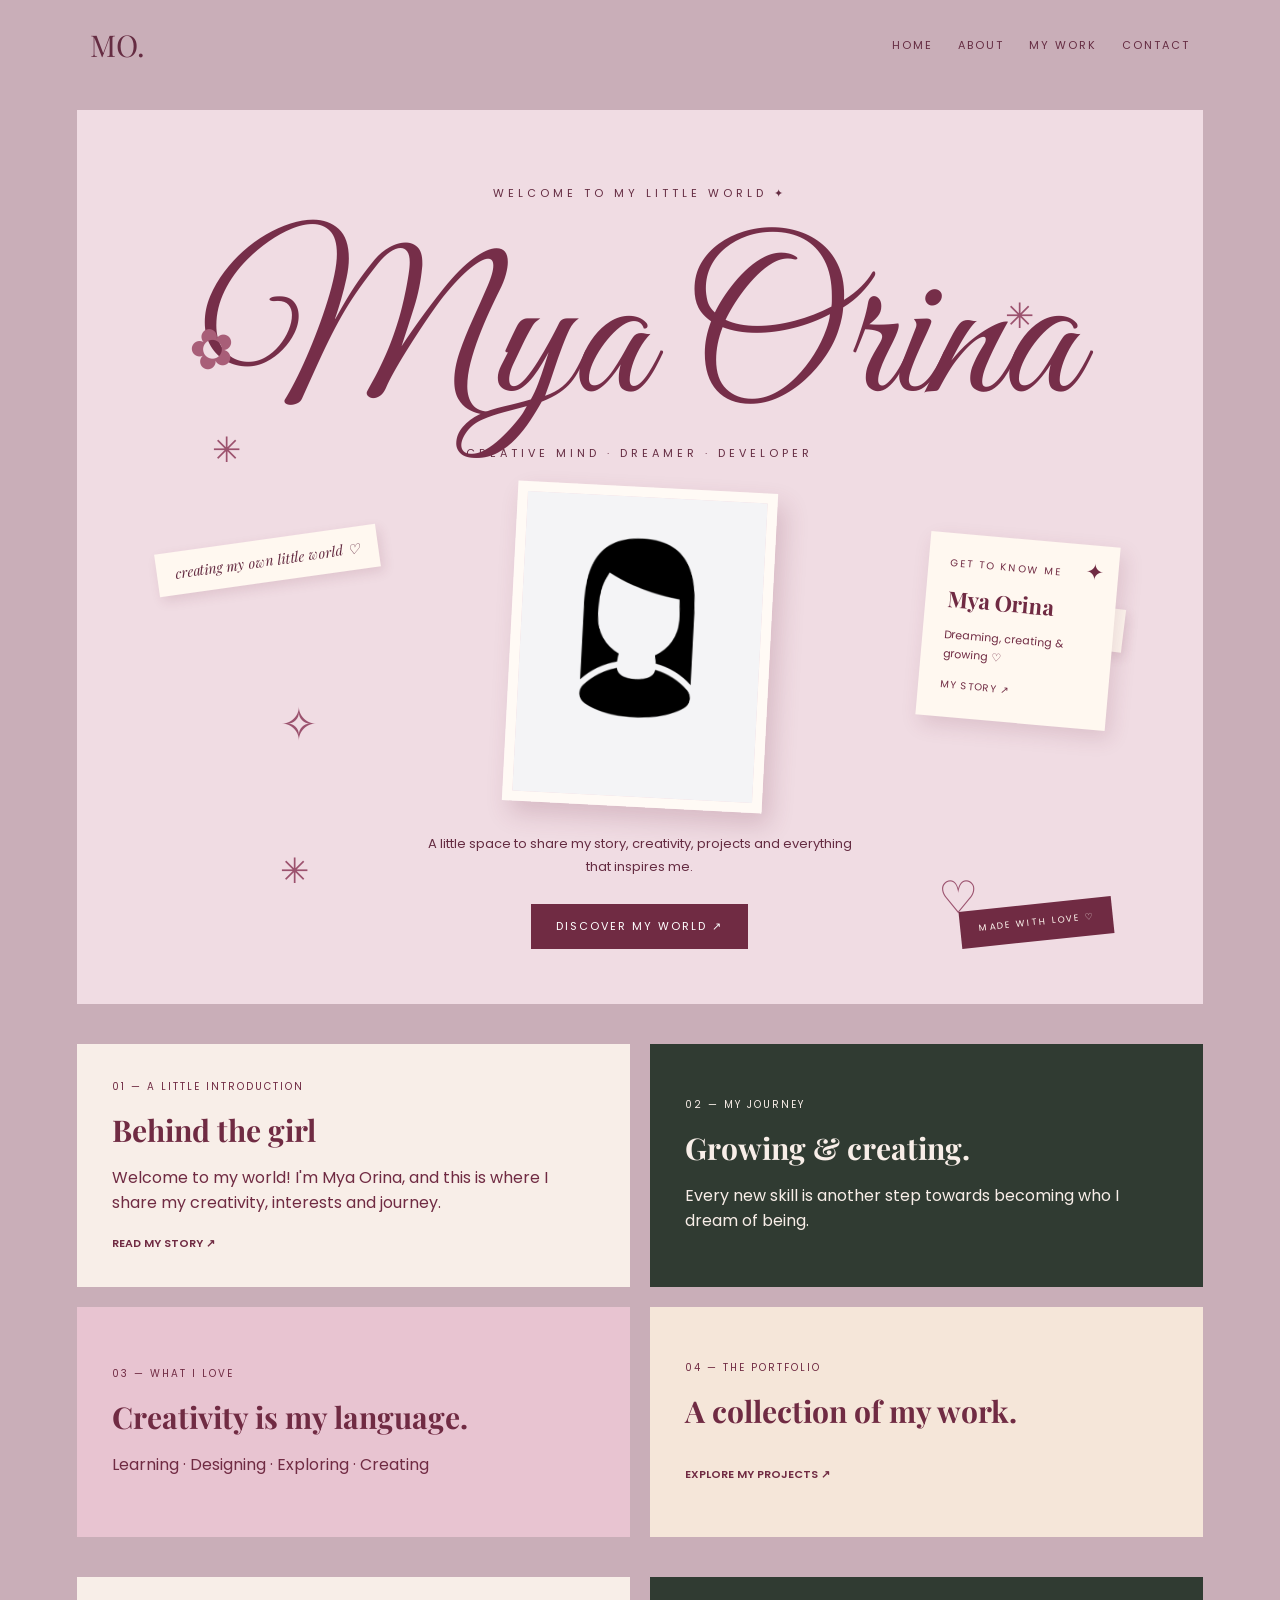
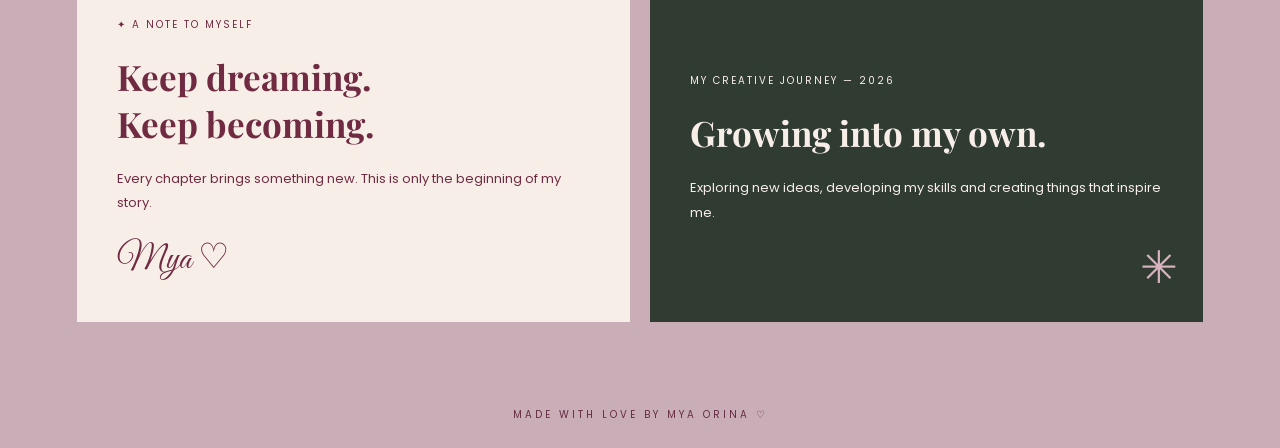
<file: index.html>
<!DOCTYPE html>
<html lang="en">
<head>
    <meta charset="UTF-8">
    <meta name="viewport" content="width=device-width, initial-scale=1.0">
    <title>Mya Orina | My Creative World</title>
    <link rel="stylesheet" href="css/style.css">
</head>
<body>

    <header class="navbar">
        <a href="index.html" class="logo">MO.</a>

        <nav>
            <a href="index.html">HOME</a>
            <a href="about.html">ABOUT</a>
            <a href="projects.html">MY WORK</a>
            <a href="contact.html">CONTACT</a>
        </nav>
    </header>

    <main>
        <section class="hero">

            <p class="intro">WELCOME TO MY LITTLE WORLD ✦</p>

            <h1 class="signature">Mya Orina</h1>

            <p class="tagline">
                CREATIVE MIND · DREAMER · DEVELOPER
            </p>

            <div class="hero-image">
                <img src="images/profile.png.png" alt="Portrait of Mya Orina">
            </div>
            
<div class="profile-sticker">
    <span class="sticker-star">✦</span>
    <p class="small-heading">GET TO KNOW ME</p>
    <h3>Mya Orina</h3>
    <p>Dreaming, creating & growing ♡</p>
    <a href="about.html">MY STORY ↗</a>
</div>

            <p class="hero-description">
                A little space to share my story, creativity,
                projects and everything that inspires me.
            </p>

            <a href="about.html" class="discover-btn">
                DISCOVER MY WORLD ↗
            </a>

            <span class="star star-one">✳</span>
            <span class="star star-two">✧</span>
            <span class="star star-three">✳</span>
            <div class="decor-note note-left">
    creating my own little world ♡
</div>

<div class="decor-note note-right">
    DREAM BIG ✦
</div>

<div class="decor-star">✳</div>
<div class="decor-heart">♡</div>


<div class="scrapbook-sticker sticker-flower">
    ✿
</div>

<div class="scrapbook-sticker sticker-label">
    MADE WITH LOVE ♡
</div>

<div class="scrapbook-sticker sticker-sparkle">
    ✧
</div>

        </section>

        
<section class="editorial-grid">

    <div class="story-card">
        <p class="small-heading">01 — A LITTLE INTRODUCTION</p>
        <h2>Behind the girl</h2>
        <p>
            Welcome to my world! I'm Mya Orina,
            and this is where I share my creativity,
            interests and journey.
        </p>
        <a href="about.html">READ MY STORY ↗</a>
    </div>

    <div class="journey-card">
        <p class="small-heading">02 — MY JOURNEY</p>
        <h2>Growing & creating.</h2>
        <p>
            Every new skill is another step
            towards becoming who I dream of being.
        </p>
    </div>

    <div class="values-card">
        <p class="small-heading">03 — WHAT I LOVE</p>
        <h2>Creativity is my language.</h2>
        <p>Learning · Designing · Exploring · Creating</p>
    </div>

    <div class="work-card">
        <p class="small-heading">04 — THE PORTFOLIO</p>
        <h2>A collection of my work.</h2>
        <a href="projects.html">EXPLORE MY PROJECTS ↗</a>
    </div>

</section>

<section class="magazine-panels">

    <div class="magazine-cream">
        <p class="small-heading">✦ A NOTE TO MYSELF</p>
        <h2>Keep dreaming.<br>Keep becoming.</h2>
        <p>
            Every chapter brings something new.
            This is only the beginning of my story.
        </p>
        <span class="panel-signature">Mya ♡</span>
    </div>

    <div class="magazine-green">
        <p class="small-heading">MY CREATIVE JOURNEY — 2026</p>
        <h2>Growing into my own.</h2>
        <p>
            Exploring new ideas, developing my skills
            and creating things that inspire me.
        </p>
        <span class="journey-star">✳</span>
    </div>

</section>

    </main>

    <footer>
        <p>MADE WITH LOVE BY MYA ORINA ♡</p>
    </footer>

</body>
</html>
</file>
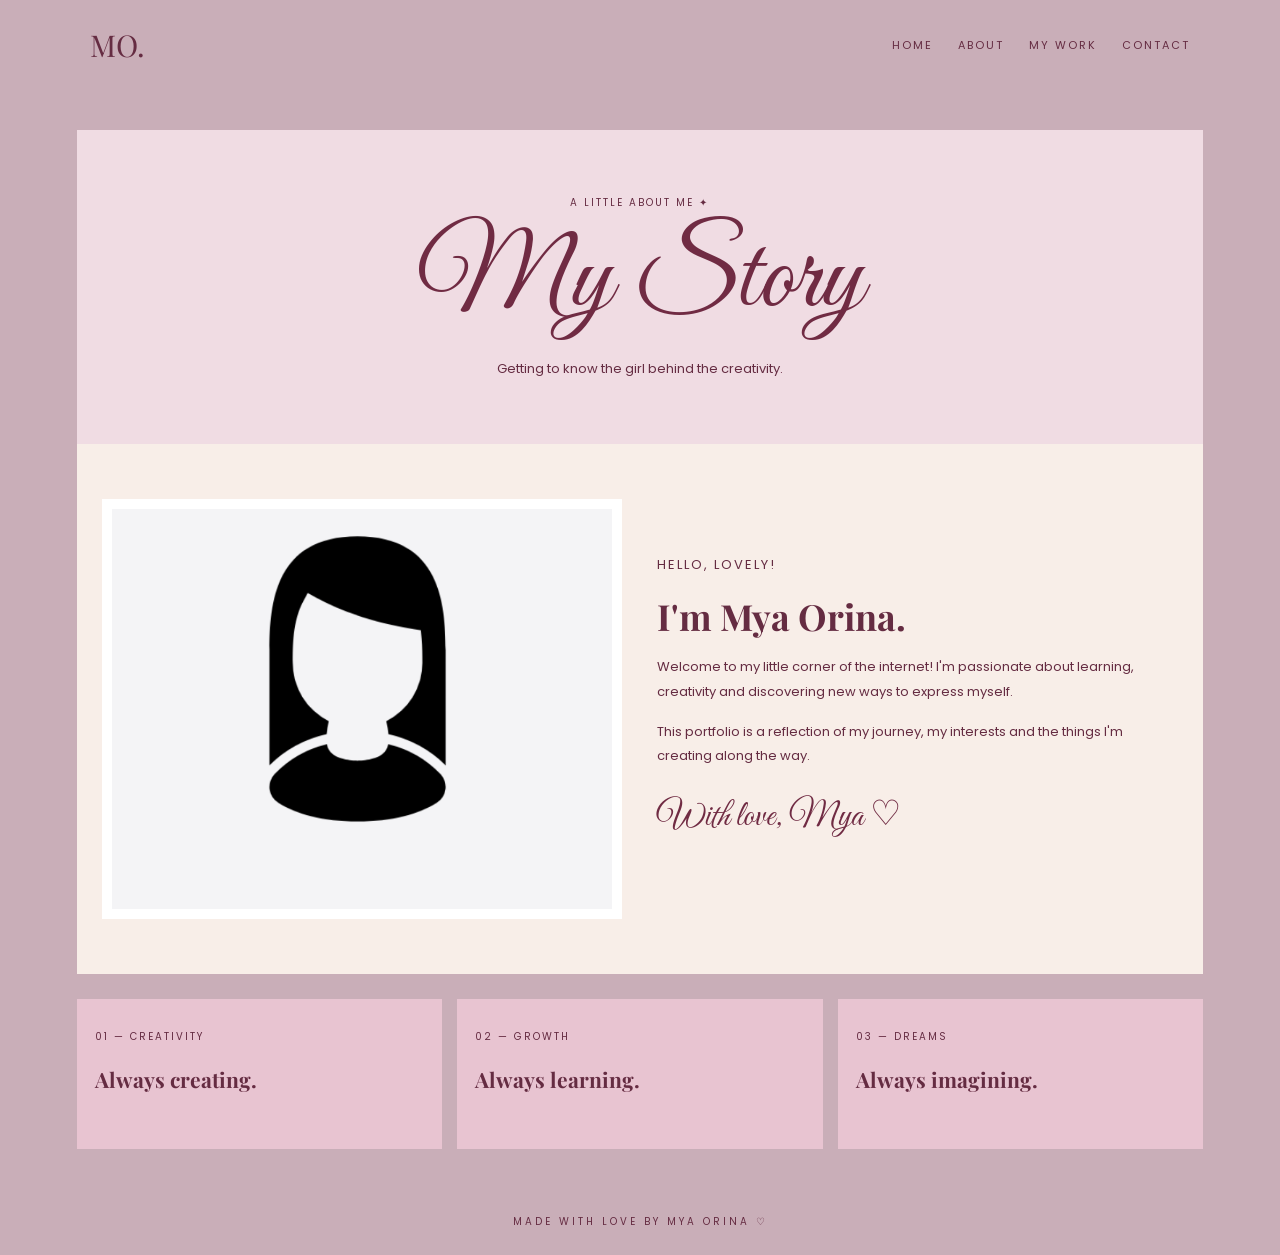
<file: about.html>
<!DOCTYPE html>
<html lang="en">
<head>
    <meta charset="UTF-8">
    <meta name="viewport" content="width=device-width, initial-scale=1.0">
    <title>About Mya | My Story</title>
    <link rel="stylesheet" href="css/style.css">
</head>
<body>

<header class="navbar">
    <a href="index.html" class="logo">MO.</a>
    <nav>
        <a href="index.html">HOME</a>
        <a href="about.html">ABOUT</a>
        <a href="projects.html">MY WORK</a>
        <a href="contact.html">CONTACT</a>
    </nav>
</header>

<main class="about-page">

    <section class="about-heading">
        <p class="small-heading">A LITTLE ABOUT ME ✦</p>
        <h1>My Story</h1>
        <p>Getting to know the girl behind the creativity.</p>
    </section>

    <section class="about-layout">

        <div class="about-photo">
    <img src="images/profile.png.png" alt="Mya Orina">
</div>

        <div class="about-text">
            <p class="small-heading">HELLO, LOVELY!</p>
            <h2>I'm Mya Orina.</h2>
            <p>
                Welcome to my little corner of the internet!
                I'm passionate about learning, creativity
                and discovering new ways to express myself.
            </p>
            <p>
                This portfolio is a reflection of my journey,
                my interests and the things I'm creating
                along the way.
            </p>
            <p class="handwritten">With love, Mya ♡</p>
        </div>

    </section>

    <section class="about-values">
        <div>
            <p class="small-heading">01 — CREATIVITY</p>
            <h2>Always creating.</h2>
        </div>
        <div>
            <p class="small-heading">02 — GROWTH</p>
            <h2>Always learning.</h2>
        </div>
        <div>
            <p class="small-heading">03 — DREAMS</p>
            <h2>Always imagining.</h2>
        </div>
    </section>

</main>

<footer>
    <p>MADE WITH LOVE BY MYA ORINA ♡</p>
</footer>

</body>
</html>
</file>
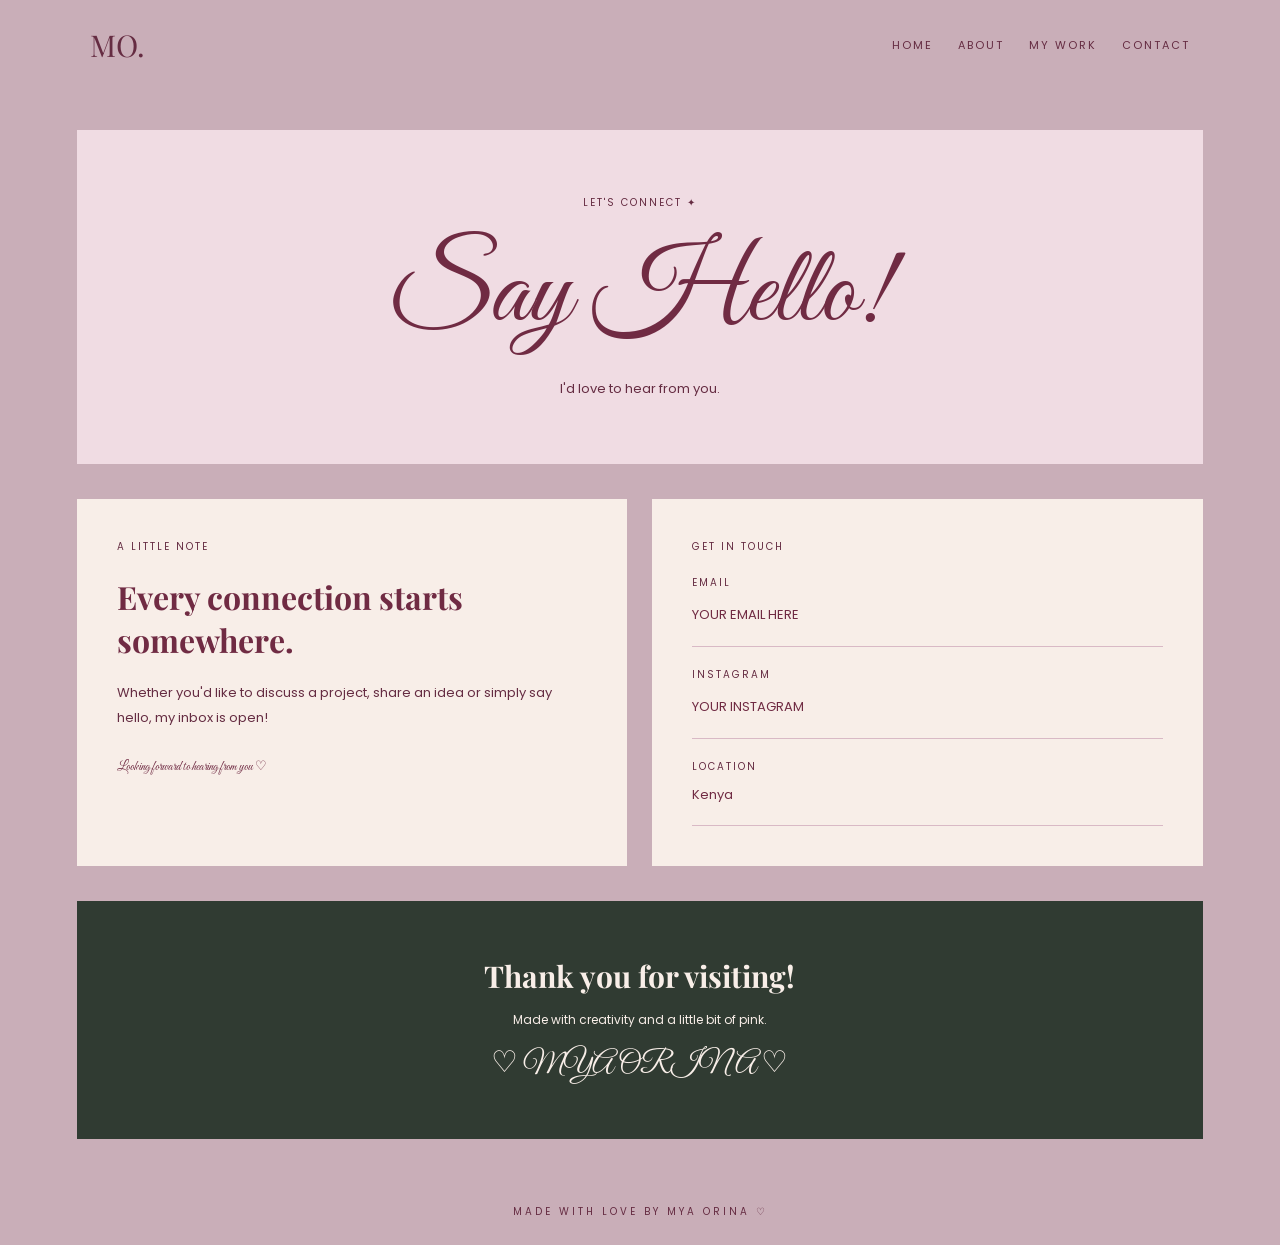
<file: contact.html>
<!DOCTYPE html>
<html lang="en">
<head>
    <meta charset="UTF-8">
    <meta name="viewport" content="width=device-width, initial-scale=1.0">
    <title>Contact | Mya Orina</title>
    <link rel="stylesheet" href="css/style.css">
</head>
<body>

<header class="navbar">
    <a href="index.html" class="logo">MO.</a>
    <nav>
        <a href="index.html">HOME</a>
        <a href="about.html">ABOUT</a>
        <a href="projects.html">MY WORK</a>
        <a href="contact.html">CONTACT</a>
    </nav>
</header>

<main class="contact-page">

    <section class="contact-heading">
        <p class="small-heading">LET'S CONNECT ✦</p>
        <h1>Say Hello!</h1>
        <p>I'd love to hear from you.</p>
    </section>

    <section class="contact-content">

        <div class="contact-message">
            <p class="small-heading">A LITTLE NOTE</p>
            <h2>Every connection starts somewhere.</h2>
            <p>
                Whether you'd like to discuss a project,
                share an idea or simply say hello,
                my inbox is open!
            </p>
            <p class="handwritten">Looking forward to hearing from you ♡</p>
        </div>

        <div class="contact-details">
            <p class="small-heading">GET IN TOUCH</p>

            <div class="contact-item">
                <span>EMAIL</span>
                <a href="mailto:YOUR_EMAIL@example.com">
                    YOUR EMAIL HERE
                </a>
            </div>

            <div class="contact-item">
                <span>INSTAGRAM</span>
                <a href="#">YOUR INSTAGRAM</a>
            </div>

            <div class="contact-item">
                <span>LOCATION</span>
                <p>Kenya</p>
            </div>
        </div>

    </section>

    <section class="contact-bottom">
        <h2>Thank you for visiting!</h2>
        <p>Made with creativity and a little bit of pink.</p>
        <span>♡ MYA ORINA ♡</span>
    </section>

</main>

<footer>
    <p>MADE WITH LOVE BY MYA ORINA ♡</p>
</footer>

</body>
</html>
</file>
<file: css/style.css>
@import url('https://fonts.googleapis.com/css2?family=Great+Vibes&family=Playfair+Display:wght@400;500;600&family=Poppins:wght@300;400;500;600&display=swap');

* {
    margin: 0;
    padding: 0;
    box-sizing: border-box;
}

body {
    background: #c9aeb8;
    font-family: 'Poppins', sans-serif;
    color: #652c42;
}

.navbar {
    display: flex;
    justify-content: space-between;
    align-items: center;
    padding: 25px 7%;
}

.logo {
    font-family: 'Playfair Display', serif;
    font-size: 30px;
    color: #652c42;
    text-decoration: none;
}

nav {
    display: flex;
    gap: 25px;
}

nav a {
    text-decoration: none;
    color: #652c42;
    font-size: 11px;
    letter-spacing: 2px;
}

.hero {
    position: relative;
    margin: 20px auto;
    width: 88%;
    min-height: 650px;
    background: #f0dce3;
    text-align: center;
    padding: 55px 20px;
    overflow: hidden;
}

.intro {
    letter-spacing: 4px;
    font-size: 11px;
    margin-bottom: 5px;
}

.signature {
    font-family: 'Great Vibes', cursive;
    font-size: clamp(90px, 15vw, 180px);
    font-weight: 400;
    color: #762e49;
    line-height: 1.3;
}

.tagline {
    font-size: 11px;
    letter-spacing: 4px;
    margin-bottom: 25px;
}

.hero-image {
    width: 220px;
    height: 260px;
    margin: auto;
    overflow: hidden;
    border: 8px solid #fff8f2;
    box-shadow: 0 10px 30px #652c4220;
}

.hero-image img {
    width: 100%;
    height: 100%;
    object-fit: cover;
}

.hero-description {
    max-width: 450px;
    margin: 25px auto;
    line-height: 1.8;
    font-size: 13px;
}

.discover-btn {
    display: inline-block;
    background: #702b43;
    color: white;
    padding: 14px 25px;
    text-decoration: none;
    font-size: 11px;
    letter-spacing: 2px;
    transition: 0.3s;
}

.discover-btn:hover {
    background: #a75d77;
    transform: translateY(-4px);
}

.star {
    position: absolute;
    font-size: 35px;
    color: #9c526e;
}

.star-one {
    top: 35%;
    left: 12%;
}

.star-two {
    top: 55%;
    right: 12%;
}

.star-three {
    bottom: 12%;
    left: 18%;
}

footer {
    text-align: center;
    padding: 25px;
    font-size: 10px;
    letter-spacing: 3px;
}

@media (max-width: 600px) {
    .navbar {
        flex-direction: column;
        gap: 20px;
    }

    nav {
        gap: 12px;
        flex-wrap: wrap;
        justify-content: center;
    }

    .hero {
        width: 94%;
        padding: 40px 15px;
    }

    .hero-image {
        width: 180px;
        height: 220px;
    }
}

/* EDITORIAL MAGAZINE GRID */

.editorial-grid {
    width: 88%;
    margin: 40px auto;
    display: grid;
    grid-template-columns: repeat(2, 1fr);
    gap: 20px;
}

.editorial-grid > div {
    min-height: 230px;
    padding: 35px;
    display: flex;
    flex-direction: column;
    justify-content: center;
    transition: transform 0.3s ease;
}

.editorial-grid > div:hover {
    transform: translateY(-7px);
}

.story-card {
    background: #f8eee8;
    color: #702b43;
}

.journey-card {
    background: #303b32;
    color: #f8eee8;
}

.values-card {
    background: #e8c4d1;
    color: #702b43;
}

.work-card {
    background: #f5e6d9;
    color: #702b43;
}

.editorial-grid h2 {
    font-family: 'Playfair Display', serif;
    font-size: 30px;
    margin: 15px 0;
}

.small-heading {
    font-size: 10px;
    letter-spacing: 2px;
}

.editorial-grid a {
    color: inherit;
    font-size: 11px;
    margin-top: 20px;
    text-decoration: none;
    font-weight: 600;
}

@media (max-width: 600px) {
    .editorial-grid {
        grid-template-columns: 1fr;
    }
}
/* SCRAPBOOK DECORATIONS */

.hero {
    isolation: isolate;
}

.decor-note {
    position: absolute;
    background: #fff8f0;
    padding: 12px 18px;
    font-family: 'Playfair Display', serif;
    font-style: italic;
    font-size: 14px;
    box-shadow: 3px 5px 12px #702b4320;
    z-index: 2;
}

.note-left {
    top: 48%;
    left: 7%;
    transform: rotate(-8deg);
}

.note-right {
    top: 55%;
    right: 7%;
    transform: rotate(7deg);
}

.decor-star,
.decor-heart {
    position: absolute;
    color: #9b526e;
    font-size: 35px;
}

.decor-star {
    top: 20%;
    right: 15%;
}

.decor-heart {
    bottom: 8%;
    right: 20%;
    font-size: 45px;
}

@media (max-width: 600px) {
    .decor-note {
        font-size: 10px;
        padding: 8px;
    }

    .note-left {
        left: 2%;
        top: 65%;
    }

    .note-right {
        right: 2%;
        top: 72%;
    }
}

/* ABOUT PAGE */

.about-page {
    width: 88%;
    margin: 40px auto;
}

.about-heading {
    background: #f0dce3;
    text-align: center;
    padding: 65px 20px;
}

.about-heading h1 {
    font-family: 'Great Vibes', cursive;
    font-size: clamp(65px, 10vw, 110px);
    font-weight: 400;
    color: #702b43;
}

.about-heading > p:last-child {
    font-size: 13px;
    margin-top: 10px;
}

.about-layout {
    display: grid;
    grid-template-columns: 1fr 1fr;
    gap: 35px;
    align-items: center;
    padding: 55px 25px;
    background: #f8eee8;
}

.about-photo {
    height: 420px;
    overflow: hidden;
    border: 10px solid white;
}

.about-photo img {
    width: 100%;
    height: 100%;
    object-fit: cover;
}

.about-text h2 {
    font-family: 'Playfair Display', serif;
    font-size: 36px;
    margin: 15px 0;
}

.about-text p {
    line-height: 1.9;
    font-size: 13px;
    margin-bottom: 15px;
}

.about-text .handwritten {
    font-family: 'Great Vibes', cursive;
    font-size: 35px;
    color: #702b43;
}

.about-values {
    display: grid;
    grid-template-columns: repeat(3, 1fr);
    gap: 15px;
    margin-top: 25px;
}

.about-values div {
    background: #e8c4d1;
    padding: 30px 18px;
    min-height: 150px;
}

.about-values h2 {
    font-family: 'Playfair Display', serif;
    font-size: 21px;
    margin-top: 20px;
}

@media (max-width: 650px) {
    .about-layout {
        grid-template-columns: 1fr;
    }

    .about-photo {
        height: 350px;
    }

    .about-values {
        grid-template-columns: 1fr;
    }
}

/* PROJECTS PAGE */

.projects-page {
    width: 88%;
    margin: 40px auto;
}

.projects-heading {
    background: #f0dce3;
    padding: 65px 20px;
    text-align: center;
}

.projects-heading h1 {
    font-family: 'Great Vibes', cursive;
    font-size: clamp(60px, 9vw, 105px);
    font-weight: 400;
    color: #702b43;
    margin: 15px 0;
}

.projects-heading p:last-child {
    font-size: 13px;
}

.project-grid {
    display: grid;
    grid-template-columns: repeat(3, 1fr);
    gap: 22px;
    padding: 35px 0;
}

.project-card {
    background: #f8eee8;
    padding: 15px;
    transition: transform 0.3s ease;
}

.project-card:hover {
    transform: translateY(-8px);
}

.project-image {
    height: 230px;
    position: relative;
    display: flex;
    justify-content: flex-end;
    align-items: flex-start;
    padding: 15px;
}

.project-image span {
    font-family: 'Playfair Display', serif;
    font-size: 35px;
    color: #702b43;
}

.project-one {
    background: #dfb9c8;
}

.project-two {
    background: #d6c6b6;
}

.project-three {
    background: #c3c9b9;
}

.project-card .small-heading {
    margin-top: 20px;
}

.project-card h2 {
    font-family: 'Playfair Display', serif;
    font-size: 23px;
    margin: 12px 0;
    color: #702b43;
}

.project-card > p:not(.small-heading) {
    font-size: 12px;
    line-height: 1.8;
}

.project-card a {
    display: inline-block;
    margin-top: 20px;
    color: #702b43;
    font-size: 10px;
    letter-spacing: 1px;
    text-decoration: none;
    font-weight: 600;
}

@media (max-width: 750px) {
    .project-grid {
        grid-template-columns: repeat(2, 1fr);
    }
}

@media (max-width: 500px) {
    .project-grid {
        grid-template-columns: 1fr;
    }
}


/* CONTACT PAGE */

.contact-page {
    width: 88%;
    margin: 40px auto;
}

.contact-heading {
    background: #f0dce3;
    text-align: center;
    padding: 65px 20px;
}

.contact-heading h1 {
    font-family: 'Great Vibes', cursive;
    font-size: clamp(65px, 10vw, 110px);
    font-weight: 400;
    color: #702b43;
    margin: 15px 0;
}

.contact-heading p:last-child {
    font-size: 13px;
}

.contact-content {
    display: grid;
    grid-template-columns: 1fr 1fr;
    gap: 25px;
    padding: 35px 0;
}

.contact-message,
.contact-details {
    padding: 40px;
    background: #f8eee8;
}

.contact-message h2 {
    font-family: 'Playfair Display', serif;
    font-size: 32px;
    margin: 20px 0;
    color: #702b43;
}

.contact-message > p:not(.small-heading) {
    font-size: 13px;
    line-height: 1.9;
}

.contact-message .handwritten {
    font-family: 'Great Vibes', cursive;
    font-size: 28px;
    margin-top: 25px;
    color: #702b43;
}

.contact-item {
    border-bottom: 1px solid #d9b9c5;
    padding: 20px 0;
}

.contact-item span {
    display: block;
    font-size: 10px;
    letter-spacing: 2px;
    margin-bottom: 10px;
}

.contact-item a,
.contact-item p {
    color: #702b43;
    font-size: 13px;
    text-decoration: none;
}

.contact-bottom {
    background: #303b32;
    color: #f8eee8;
    text-align: center;
    padding: 55px 20px;
}

.contact-bottom h2 {
    font-family: 'Playfair Display', serif;
    font-size: 30px;
}

.contact-bottom p {
    font-size: 12px;
    margin: 15px 0;
}

.contact-bottom span {
    font-family: 'Great Vibes', cursive;
    font-size: 30px;
}

@media (max-width: 650px) {
    .contact-content {
        grid-template-columns: 1fr;
    }

    .contact-message,
    .contact-details {
        padding: 25px;
    }
}



/* EDITORIAL HERO MAKEOVER */

.hero {
    min-height: 780px;
    padding-top: 75px;
}

.signature {
    position: relative;
    z-index: 2;
    font-size: clamp(100px, 17vw, 210px);
    white-space: nowrap;
    margin-bottom: -35px;
}

.hero-image {
    position: relative;
    z-index: 3;
    width: 260px;
    height: 320px;
    transform: rotate(3deg);
    border: 10px solid #fffaf5;
    box-shadow: 8px 12px 25px #702b4330;
}

.hero-description {
    position: relative;
    z-index: 4;
}

.decor-note {
    z-index: 5;
}

.star {
    z-index: 4;
}

/* SMALLER SCREENS */

@media (max-width: 600px) {
    .hero {
        min-height: 700px;
    }

    .signature {
        font-size: clamp(75px, 18vw, 110px);
        white-space: normal;
        margin-bottom: 10px;
    }

    .hero-image {
        width: 200px;
        height: 250px;
    }
}

/* MAGAZINE PANELS */

.magazine-panels {
    width: 88%;
    margin: 30px auto 60px;
    display: grid;
    grid-template-columns: 1fr 1fr;
    gap: 20px;
}

.magazine-panels > div {
    min-height: 300px;
    padding: 40px;
    position: relative;
    display: flex;
    flex-direction: column;
    justify-content: center;
}

.magazine-cream {
    background: #f8eee8;
    color: #702b43;
}

.magazine-green {
    background: #303b32;
    color: #f8eee8;
}

.magazine-panels h2 {
    font-family: 'Playfair Display', serif;
    font-size: 35px;
    margin: 20px 0;
}

.magazine-panels p:not(.small-heading) {
    font-size: 13px;
    line-height: 1.9;
}

.panel-signature {
    font-family: 'Great Vibes', cursive;
    font-size: 35px;
    margin-top: 20px;
}

.journey-star {
    position: absolute;
    right: 25px;
    bottom: 20px;
    font-size: 45px;
    color: #d9b2c0;
}

@media (max-width: 650px) {
    .magazine-panels {
        grid-template-columns: 1fr;
    }
}

/* FLOATING PROFILE STICKER */

.profile-sticker {
    position: absolute;
    z-index: 6;
    top: 48%;
    right: 8%;
    width: 190px;
    padding: 22px;
    background: #fff8f0;
    color: #702b43;
    text-align: left;
    transform: rotate(5deg);
    box-shadow: 5px 8px 20px #702b4325;
}

.profile-sticker h3 {
    font-family: 'Playfair Display', serif;
    font-size: 22px;
    margin: 12px 0;
}

.profile-sticker p:not(.small-heading) {
    font-size: 11px;
    line-height: 1.7;
}

.profile-sticker a {
    display: inline-block;
    margin-top: 15px;
    color: #702b43;
    font-size: 10px;
    text-decoration: none;
    letter-spacing: 1px;
}

.sticker-star {
    position: absolute;
    right: 15px;
    top: 10px;
    font-size: 22px;
}

@media (max-width: 600px) {
    .profile-sticker {
        position: relative;
        top: auto;
        right: auto;
        margin: 25px auto;
        transform: rotate(2deg);
    }
}

/* SCRAPBOOK STICKERS */

.scrapbook-sticker {
    position: absolute;
    z-index: 5;
}

.sticker-flower {
    top: 22%;
    left: 10%;
    font-size: 55px;
    color: #a85e78;
    transform: rotate(-15deg);
}

.sticker-label {
    bottom: 7%;
    right: 8%;
    background: #702b43;
    color: #fff8f0;
    padding: 12px 18px;
    font-size: 9px;
    letter-spacing: 2px;
    transform: rotate(-6deg);
}

.sticker-sparkle {
    top: 65%;
    left: 18%;
    font-size: 45px;
    color: #9b526e;
}

@media (max-width: 600px) {
    .sticker-flower {
        left: 3%;
        top: 15%;
        font-size: 35px;
    }

    .sticker-sparkle {
        left: 4%;
        top: 60%;
    }

    .sticker-label {
        right: 3%;
        bottom: 3%;
    }
}
/* PROJECT PHOTOGRAPH COVERS */

.project-image {
    overflow: hidden;
}

.project-image img {
    width: 100%;
    height: 100%;
    object-fit: cover;
    position: absolute;
    inset: 0;
    transition: transform 0.5s ease;
}

.project-image:hover img {
    transform: scale(1.08);
}

.project-image span {
    position: relative;
    z-index: 2;
    background: #fff8f0;
    padding: 5px 10px;
}
</file>
